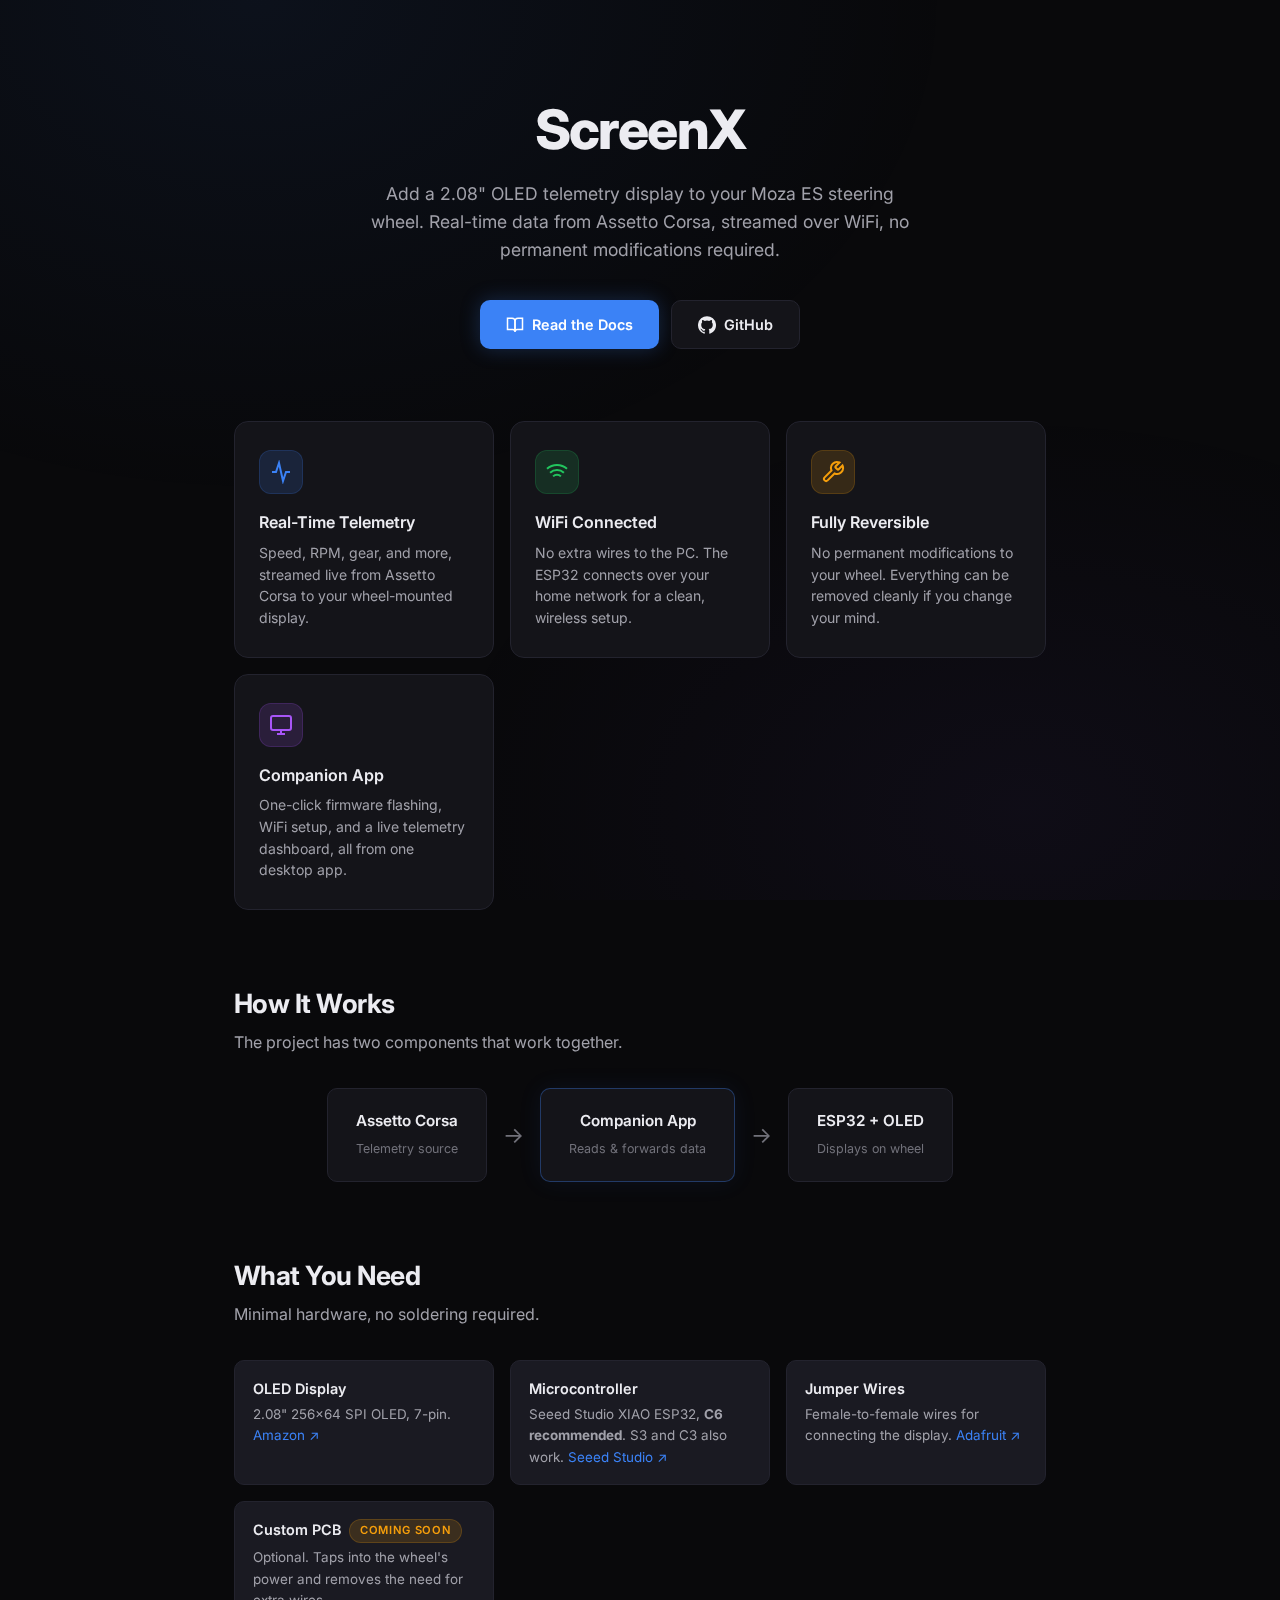
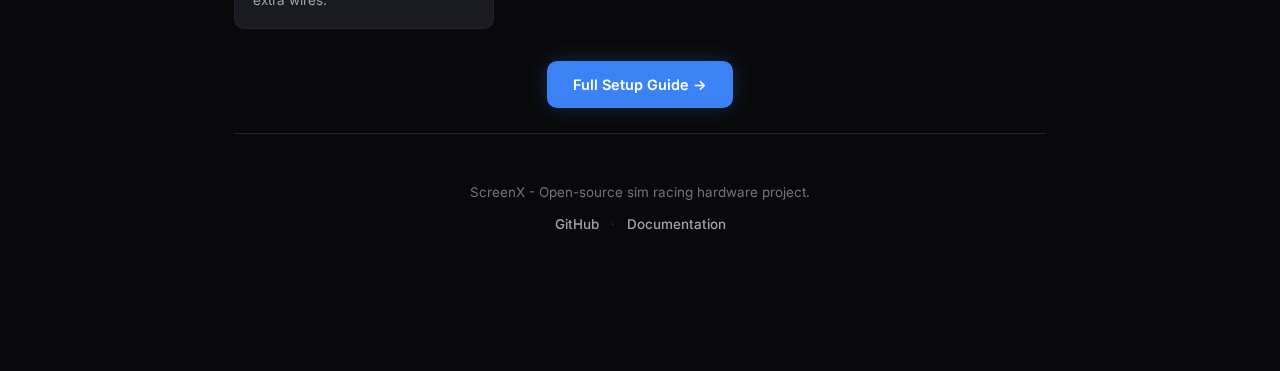
<file: docs/index.html>
<!doctype html>
<html lang="en">
  <head>
    <meta charset="utf-8" />
    <meta name="viewport" content="width=device-width, initial-scale=1" />
    <title>ScreenX</title>
    <link rel="icon" type="image/x-icon" href="assets/logo.ico" />
    <link rel="icon" type="image/png" href="assets/logo.png" />
    <link rel="preconnect" href="https://fonts.googleapis.com" />
    <link rel="preconnect" href="https://fonts.gstatic.com" crossorigin />
    <link href="https://fonts.googleapis.com/css2?family=Inter:wght@300;400;500;600;700;800&display=swap" rel="stylesheet"/>
    <link rel="stylesheet" href="styles.css" />
  </head>
  <body>
    <div class="glow"></div>

    <header class="intro">
      <h1>ScreenX</h1>
      <p class="intro-sub">
        Add a 2.08" OLED telemetry display to your Moza ES steering wheel.
        Real-time data from Assetto Corsa, streamed over WiFi, no permanent modifications required.
      </p>
      <div class="intro-actions">
        <a href="docs.html" class="btn btn-primary">
          <svg width="18" height="18" viewBox="0 0 24 24" fill="none" stroke="currentColor" stroke-width="2"><path d="M2 3h6a4 4 0 0 1 4 4v14a3 3 0 0 0-3-3H2z"/><path d="M22 3h-6a4 4 0 0 0-4 4v14a3 3 0 0 1 3-3h7z" /></svg>
          Read the Docs
        </a>
        <a href="https://github.com/Xordas/ScreenX" class="btn btn-ghost" target="_blank">
          <svg width="18" height="18" viewBox="0 0 24 24" fill="currentColor"><path d="M12 .3a12 12 0 0 0-3.8 23.38c.6.12.83-.26.83-.57L9 21.07c-3.34.72-4.04-1.61-4.04-1.61-.55-1.39-1.34-1.76-1.34-1.76-1.08-.74.09-.73.09-.73 1.2.08 1.84 1.24 1.84 1.24 1.07 1.83 2.8 1.3 3.49 1 .1-.78.42-1.3.76-1.6-2.67-.3-5.47-1.33-5.47-5.93 0-1.31.47-2.38 1.24-3.22-.13-.3-.54-1.52.12-3.18 0 0 1-.33 3.3 1.23a11.5 11.5 0 0 1 6.02 0c2.28-1.56 3.29-1.23 3.29-1.23.66 1.66.25 2.88.12 3.18a4.65 4.65 0 0 1 1.24 3.22c0 4.61-2.8 5.63-5.48 5.92.43.37.82 1.1.82 2.22l-.01 3.29c0 .31.22.69.83.57A12 12 0 0 0 12 .3" /></svg>
          GitHub
        </a>
      </div>
    </header>

    <main class="container">

      <!-- Features -->
      <section class="features" id="features">
        <div class="feature-card">
          <div class="feature-icon accent">
            <svg width="24" height="24" fill="none" viewBox="0 0 24 24" stroke="currentColor" stroke-width="2"><path d="M3 12h4l3-9 4 18 3-9h4" /></svg>
          </div>
          <h3>Real-Time Telemetry</h3>
          <p>Speed, RPM, gear, and more, streamed live from Assetto Corsa to your wheel-mounted display.</p>
        </div>
        <div class="feature-card">
          <div class="feature-icon green">
            <svg width="24" height="24" fill="none" viewBox="0 0 24 24" stroke="currentColor" stroke-width="2"><path d="M8.111 16.404a5.5 5.5 0 0 1 7.778 0M12 20h.01M2 8.82a15 15 0 0 1 20 0M5.09 12.773a10 10 0 0 1 13.82 0" /></svg>
          </div>
          <h3>WiFi Connected</h3>
          <p>No extra wires to the PC. The ESP32 connects over your home network for a clean, wireless setup.</p>
        </div>
        <div class="feature-card">
          <div class="feature-icon yellow">
            <svg width="24" height="24" fill="none" viewBox="0 0 24 24" stroke="currentColor" stroke-width="2"><path d="M14.7 6.3a1 1 0 0 0 0 1.4l1.6 1.6a1 1 0 0 0 1.4 0l3.77-3.77a6 6 0 0 1-7.94 7.94l-6.91 6.91a2.12 2.12 0 0 1-3-3l6.91-6.91a6 6 0 0 1 7.94-7.94l-3.76 3.76z" /></svg>
          </div>
          <h3>Fully Reversible</h3>
          <p>No permanent modifications to your wheel. Everything can be removed cleanly if you change your mind.</p>
        </div>
        <div class="feature-card">
          <div class="feature-icon purple">
            <svg width="24" height="24" fill="none" viewBox="0 0 24 24" stroke="currentColor" stroke-width="2"><rect x="2" y="3" width="20" height="14" rx="2"/><path d="M8 21h8m-4-4v4" /></svg>
          </div>
          <h3>Companion App</h3>
          <p>One-click firmware flashing, WiFi setup, and a live telemetry dashboard, all from one desktop app.</p>
        </div>
      </section>

      <section class="section" id="how-it-works">
        <h2 class="section-title">How It Works</h2>
        <p class="section-sub">The project has two components that work together.</p>
        <div class="diagram">
          <div class="diagram-node">
            <span class="diagram-label">Assetto Corsa</span>
            <span class="diagram-detail">Telemetry source</span>
          </div>
          <div class="diagram-arrow">&rarr;</div>
          <div class="diagram-node highlight">
            <span class="diagram-label">Companion App</span>
            <span class="diagram-detail">Reads &amp; forwards data</span>
          </div>
          <div class="diagram-arrow">&rarr;</div>
          <div class="diagram-node">
            <span class="diagram-label">ESP32 + OLED</span>
            <span class="diagram-detail">Displays on wheel</span>
          </div>
        </div>
      </section>

      <section class="section" id="what-you-need">
        <h2 class="section-title">What You Need</h2>
        <p class="section-sub">Minimal hardware, no soldering required.</p>

        <div class="req-grid">
          <div class="req-item">
            <h4>OLED Display</h4>
            <p>2.08" 256&times;64 SPI OLED, 7-pin. <a href="https://a.co/d/026O8Ubb" target="_blank">Amazon &nearr;</a></p>
          </div>
          <div class="req-item">
            <h4>Microcontroller</h4>
            <p>Seeed Studio XIAO ESP32, <strong>C6 recommended</strong>. S3 and C3 also work. <a href="https://www.seeedstudio.com/Seeed-Studio-XIAO-ESP32C6-p-5884.html" target="_blank">Seeed Studio &nearr;</a></p>
          </div>
          <div class="req-item">
            <h4>Jumper Wires</h4>
            <p>Female-to-female wires for connecting the display. <a href="https://www.adafruit.com/product/1950" target="_blank">Adafruit &nearr;</a></p>
          </div>
          <div class="req-item">
            <h4>Custom PCB <span class="tag">Coming Soon</span></h4>
            <p>Optional. Taps into the wheel's power and removes the need for extra wires.</p>
          </div>
        </div>

        <div style="text-align:center; margin-top:32px;">
          <a href="docs.html" class="btn btn-primary">Full Setup Guide &rarr;</a>
        </div><br>
      </section>

    <footer class="footer">
      <p>ScreenX - Open-source sim racing hardware project.</p>
      <p class="footer-links">
        <a href="https://github.com/Xordas/ScreenX" target="_blank">GitHub</a>
        <span class="dot">&middot;</span>
        <a href="docs.html">Documentation</a>
      </p>
    </footer>  

  </body>
</html>
</file>
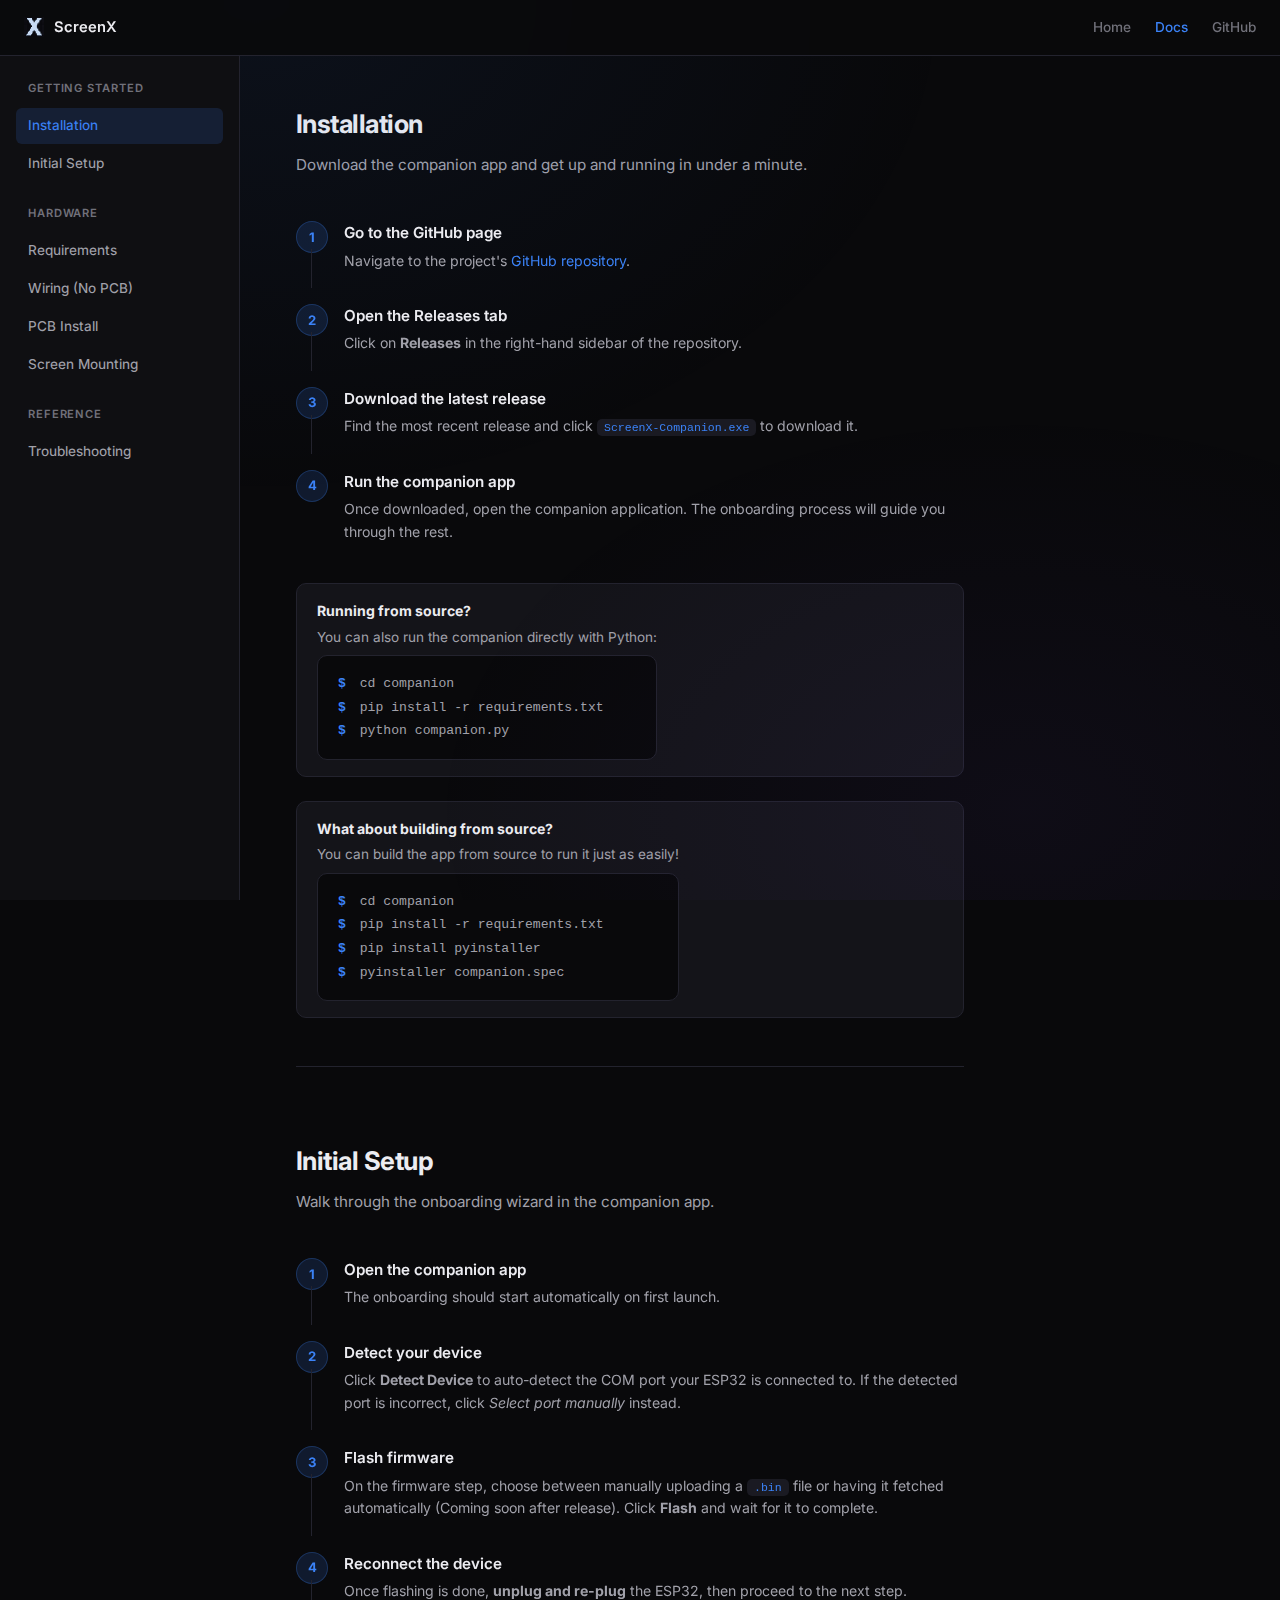
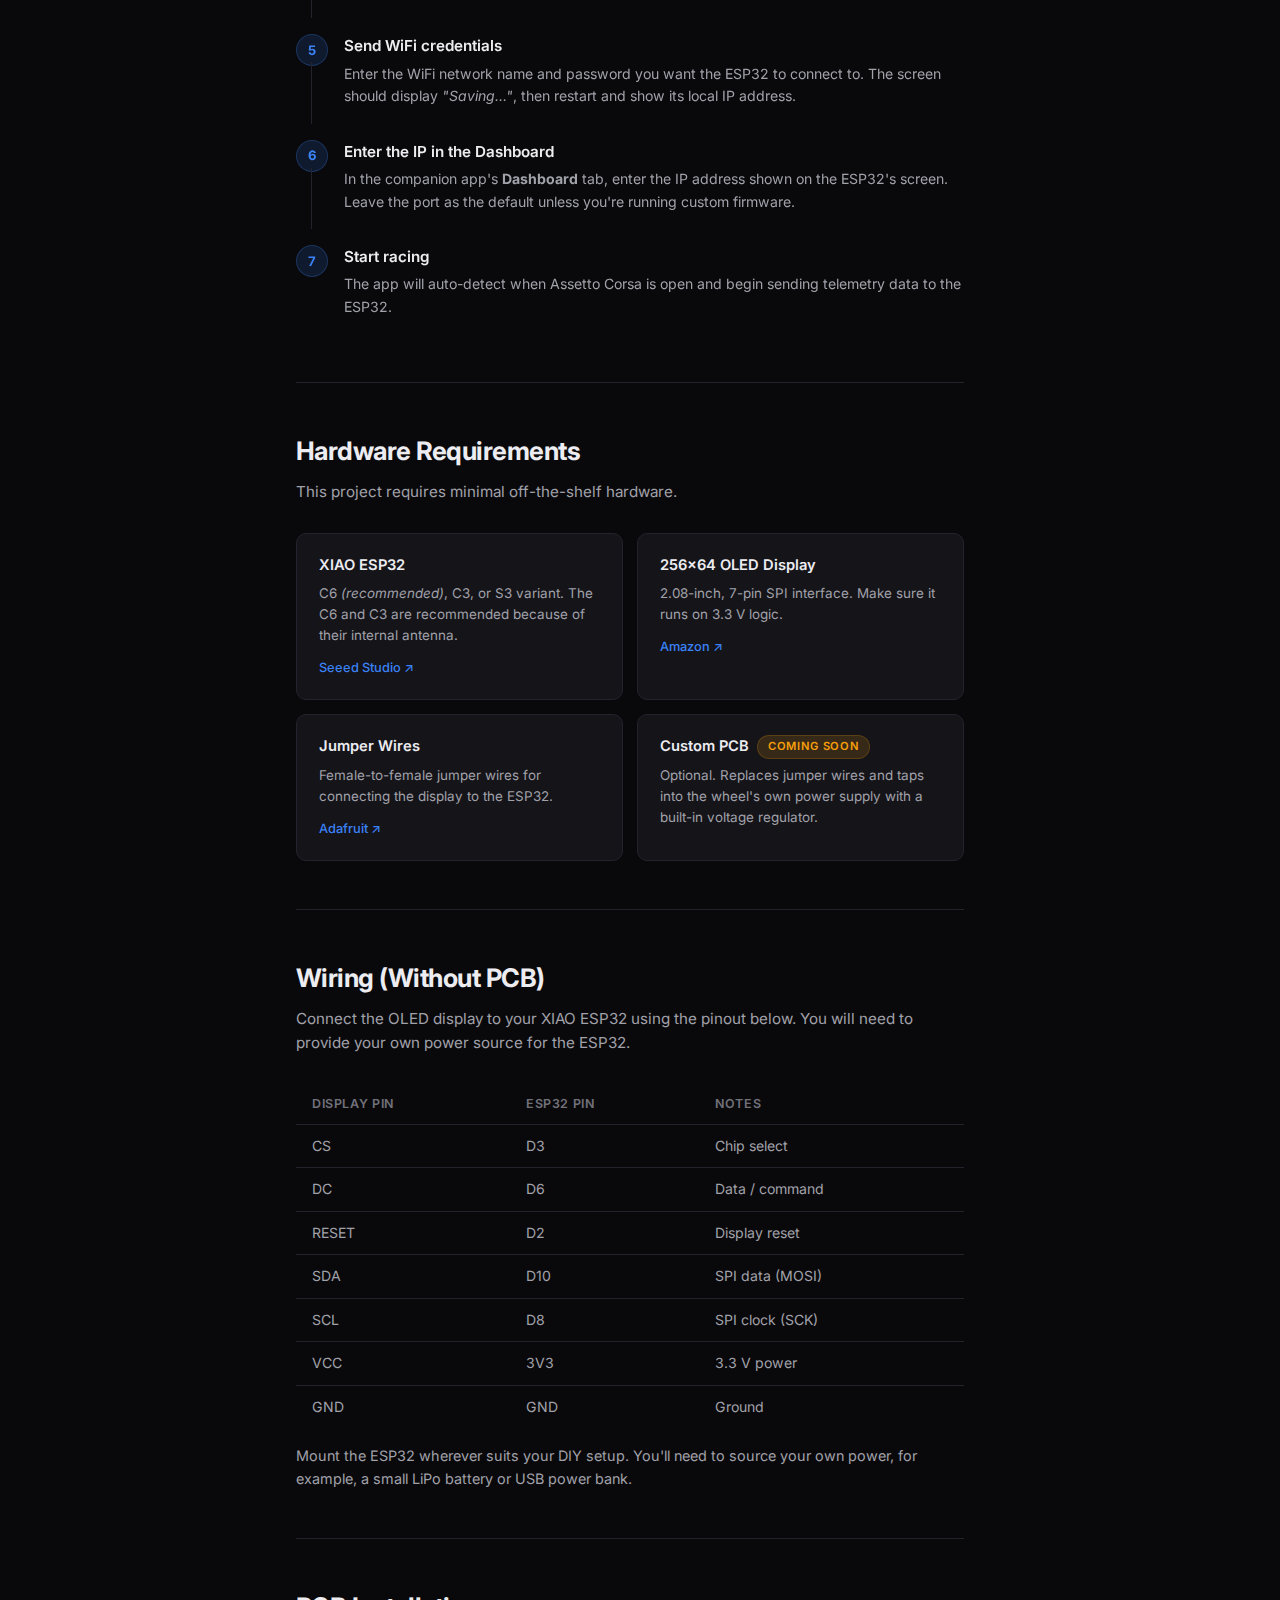
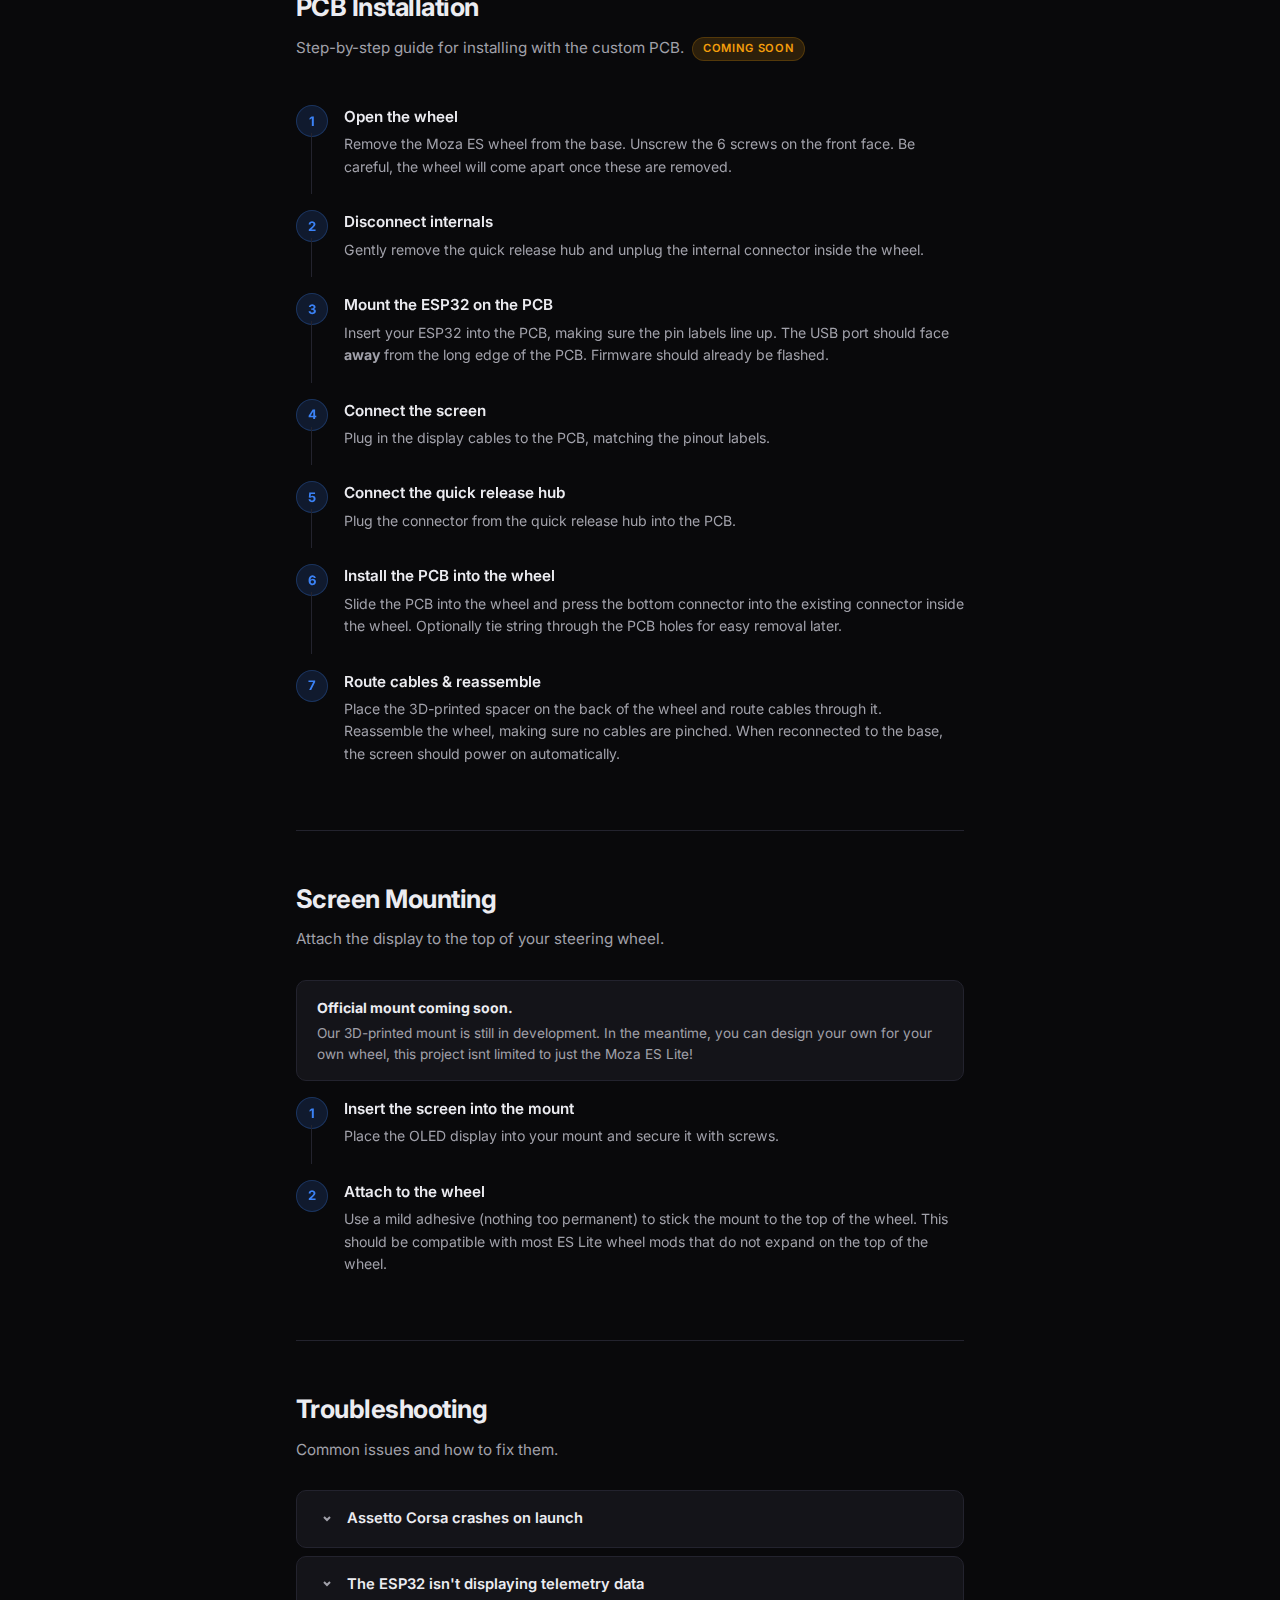
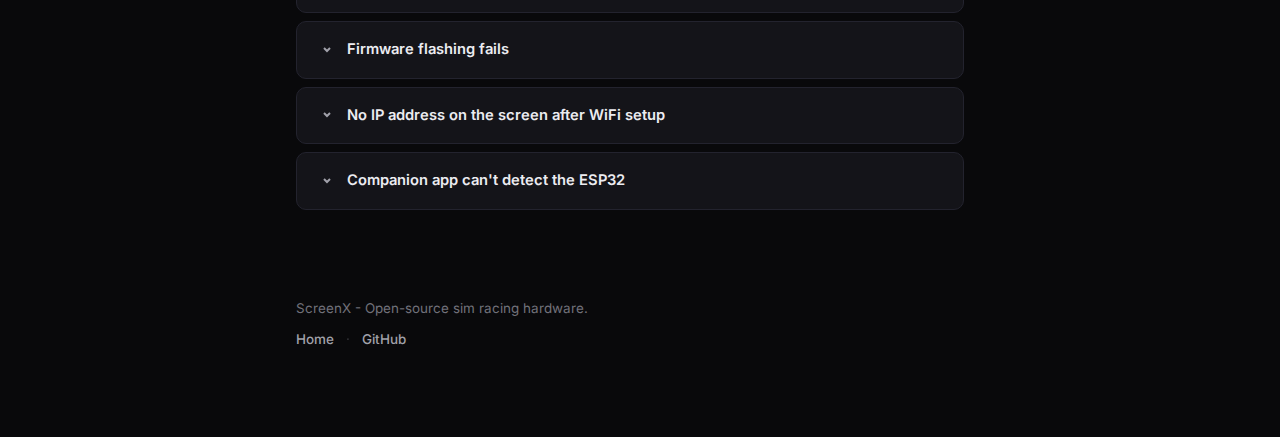
<file: docs/docs.html>
<!doctype html>
<html lang="en">
  <head>
    <meta charset="utf-8" />
    <meta name="viewport" content="width=device-width, initial-scale=1" />
    <title>ScreenX - Docs</title>
    <link rel="icon" type="image/x-icon" href="assets/logo.ico" />
    <link rel="icon" type="image/png" href="assets/logo.ico" />
    <link rel="preconnect" href="https://fonts.googleapis.com" />
    <link rel="preconnect" href="https://fonts.gstatic.com" crossorigin />
    <link href="https://fonts.googleapis.com/css2?family=Inter:wght@300;400;500;600;700;800&display=swap" rel="stylesheet"/>
    <link rel="stylesheet" href="styles.css" />
    <link rel="stylesheet" href="docs.css" />
  </head>
  <body>
    <div class="glow"></div>

    <!-- Top bar -->
    <header class="docs-topbar">
      <a href="index.html" class="docs-brand">
        <img src="assets/logo.ico" alt="Logo" width="20" height="20"/>
        <span>ScreenX</span>
      </a>
      <nav class="docs-topnav">
        <a href="index.html">Home</a>
        <a href="docs.html" class="active">Docs</a>
        <a href="https://github.com/Xordas/ScreenX" target="_blank">GitHub</a>
      </nav>
      <button class="docs-menu-toggle" id="menuToggle" aria-label="Toggle menu">
        <svg width="20" height="20" viewBox="0 0 24 24" fill="none" stroke="currentColor" stroke-width="2"><line x1="3" y1="6" x2="21" y2="6"/><line x1="3" y1="12" x2="21" y2="12"/><line x1="3" y1="18" x2="21" y2="18" /></svg>
      </button>
    </header>

    <div class="docs-layout">
      <aside class="docs-sidebar" id="docsSidebar">
        <nav class="docs-nav">
          <div class="docs-nav-group">
            <span class="docs-nav-heading">Getting Started</span>
            <a href="#installation" class="docs-nav-link active" data-section="installation">Installation</a>
            <a href="#setup" class="docs-nav-link" data-section="setup">Initial Setup</a>
          </div>
          <div class="docs-nav-group">
            <span class="docs-nav-heading">Hardware</span>
            <a href="#hardware-requirements" class="docs-nav-link" data-section="hardware-requirements">Requirements</a>
            <a href="#wiring" class="docs-nav-link" data-section="wiring">Wiring (No PCB)</a>
            <a href="#pcb-install" class="docs-nav-link" data-section="pcb-install">PCB Install</a>
            <a href="#screen-mounting" class="docs-nav-link" data-section="screen-mounting">Screen Mounting</a>
          </div>
          <div class="docs-nav-group">
            <span class="docs-nav-heading">Reference</span>
            <a href="#troubleshooting" class="docs-nav-link" data-section="troubleshooting">Troubleshooting</a>
          </div>
        </nav>
      </aside>

      <main class="docs-content">
        <section class="docs-section" id="installation">
          <h1>Installation</h1>
          <p class="docs-lead">Download the companion app and get up and running in under a minute.</p>

          <div class="docs-steps">
            <div class="docs-step">
              <span class="docs-step-num">1</span>
              <div>
                <h4>Go to the GitHub page</h4>
                <p>Navigate to the project's <a href="https://github.com/Xordas/ScreenX" target="_blank">GitHub repository</a>.</p>
              </div>
            </div>
            <div class="docs-step">
              <span class="docs-step-num">2</span>
              <div>
                <h4>Open the Releases tab</h4>
                <p>Click on <strong>Releases</strong> in the right-hand sidebar of the repository.</p>
              </div>
            </div>
            <div class="docs-step">
              <span class="docs-step-num">3</span>
              <div>
                <h4>Download the latest release</h4>
                <p>Find the most recent release and click <code>ScreenX-Companion.exe</code> to download it.</p>
              </div>
            </div>
            <div class="docs-step">
              <span class="docs-step-num">4</span>
              <div>
                <h4>Run the companion app</h4>
                <p>Once downloaded, open the companion application. The onboarding process will guide you through the rest.</p>
              </div>
            </div>
          </div>

          <div class="docs-callout">
            <div>
              <strong>Running from source?</strong>
              <p>You can also run the companion directly with Python:</p>
              <div class="code-block">
                <span class="code-prompt">$</span> cd companion<br/>
                <span class="code-prompt">$</span> pip install -r requirements.txt<br/>
                <span class="code-prompt">$</span> python companion.py
              </div>
            </div>
          </div>

        <div class="docs-callout">
            <div>
              <strong>What about building from source?</strong>
              <p>You can build the app from source to run it just as easily!</p>
              <div class="code-block">
                <span class="code-prompt">$</span> cd companion<br/>
                <span class="code-prompt">$</span> pip install -r requirements.txt<br />
                <span class="code-prompt">$</span> pip install pyinstaller<br/>
                <span class="code-prompt">$</span> pyinstaller companion.spec
              </div>
            </div>
          </div>
        </section><br>


        <section class="docs-section" id="setup">
          <h1>Initial Setup</h1>
          <p class="docs-lead">Walk through the onboarding wizard in the companion app.</p>
          <div class="docs-steps">
            <div class="docs-step">
              <span class="docs-step-num">1</span>
              <div>
                <h4>Open the companion app</h4>
                <p>The onboarding should start automatically on first launch.</p>
              </div>
            </div>
            <div class="docs-step">
              <span class="docs-step-num">2</span>
              <div>
                <h4>Detect your device</h4>
                <p>Click <strong>Detect Device</strong> to auto-detect the COM port your ESP32 is connected to. If the detected port is incorrect, click <em>Select port manually</em> instead.</p>
              </div>
            </div>
            <div class="docs-step">
              <span class="docs-step-num">3</span>
              <div>
                <h4>Flash firmware</h4>
                <p>On the firmware step, choose between manually uploading a <code>.bin</code> file or having it fetched automatically (Coming soon after release). Click <strong>Flash</strong> and wait for it to complete.</p>
              </div>
            </div>
            <div class="docs-step">
              <span class="docs-step-num">4</span>
              <div>
                <h4>Reconnect the device</h4>
                <p>Once flashing is done, <strong>unplug and re-plug</strong> the ESP32, then proceed to the next step.</p>
              </div>
            </div>
            <div class="docs-step">
              <span class="docs-step-num">5</span>
              <div>
                <h4>Send WiFi credentials</h4>
                <p>Enter the WiFi network name and password you want the ESP32 to connect to. The screen should display <em>"Saving…"</em>, then restart and show its local IP address.</p>
              </div>
            </div>
            <div class="docs-step">
              <span class="docs-step-num">6</span>
              <div>
                <h4>Enter the IP in the Dashboard</h4>
                <p>In the companion app's <strong>Dashboard</strong> tab, enter the IP address shown on the ESP32's screen. Leave the port as the default unless you're running custom firmware.</p>
              </div>
            </div>
            <div class="docs-step">
              <span class="docs-step-num">7</span>
              <div>
                <h4>Start racing</h4>
                <p>The app will auto-detect when Assetto Corsa is open and begin sending telemetry data to the ESP32.</p>
              </div>
            </div>
          </div>
        </section>

        <section class="docs-section" id="hardware-requirements">
          <h1>Hardware Requirements</h1>
          <p class="docs-lead">This project requires minimal off-the-shelf hardware.</p>
          <div class="docs-parts-grid">
            <div class="docs-part">
              <h4>XIAO ESP32</h4>
              <p>C6 <em>(recommended)</em>, C3, or S3 variant. The C6 and C3 are recommended because of their internal antenna.</p>
              <a href="https://www.seeedstudio.com/Seeed-Studio-XIAO-ESP32C6-p-5884.html" target="_blank" class="docs-part-link">Seeed Studio &nearr;</a>
            </div>
            <div class="docs-part">
              <h4>256&times;64 OLED Display</h4>
              <p>2.08-inch, 7-pin SPI interface. Make sure it runs on 3.3&nbsp;V logic.</p>
              <a href="https://a.co/d/026O8Ubb" target="_blank" class="docs-part-link">Amazon &nearr;</a>
            </div>
            <div class="docs-part">
              <h4>Jumper Wires</h4>
              <p>Female-to-female jumper wires for connecting the display to the ESP32.</p>
              <a href="https://www.adafruit.com/product/1950" target="_blank" class="docs-part-link">Adafruit &nearr;</a>
            </div>
            <div class="docs-part">
              <h4>Custom PCB <span class="tag">Coming Soon</span></h4>
              <p>Optional. Replaces jumper wires and taps into the wheel's own power supply with a built-in voltage regulator.</p>
            </div>
          </div>
        </section>

        <section class="docs-section" id="wiring">
          <h1>Wiring (Without PCB)</h1>
          <p class="docs-lead">Connect the OLED display to your XIAO ESP32 using the pinout below. You will need to provide your own power source for the ESP32.</p>

          <table class="pin-table">
            <thead><tr><th>Display Pin</th><th>ESP32 Pin</th><th>Notes</th></tr></thead>
            <tbody>
              <tr><td>CS</td><td>D3</td><td>Chip select</td></tr>
              <tr><td>DC</td><td>D6</td><td>Data / command</td></tr>
              <tr><td>RESET</td><td>D2</td><td>Display reset</td></tr>
              <tr><td>SDA</td><td>D10</td><td>SPI data (MOSI)</td></tr>
              <tr><td>SCL</td><td>D8</td><td>SPI clock (SCK)</td></tr>
              <tr><td>VCC</td><td>3V3</td><td>3.3 V power</td></tr>
              <tr><td>GND</td><td>GND</td><td>Ground</td></tr>
            </tbody>
          </table>

          <p style="margin-top: 16px; color: var(--text-2); font-size: .9rem;">Mount the ESP32 wherever suits your DIY setup. You'll need to source your own power, for example, a small LiPo battery or USB power bank.</p>
        </section>

        <section class="docs-section" id="pcb-install">
          <h1>PCB Installation</h1>
          <p class="docs-lead">Step-by-step guide for installing with the custom PCB. <span class="tag">Coming Soon</span></p>
          <div class="docs-steps">
            <div class="docs-step">
              <span class="docs-step-num">1</span>
              <div>
                <h4>Open the wheel</h4>
                <p>Remove the Moza ES wheel from the base. Unscrew the 6 screws on the front face. Be careful, the wheel will come apart once these are removed.</p>
              </div>
            </div>
            <div class="docs-step">
              <span class="docs-step-num">2</span>
              <div>
                <h4>Disconnect internals</h4>
                <p>Gently remove the quick release hub and unplug the internal connector inside the wheel.</p>
              </div>
            </div>
            <div class="docs-step">
              <span class="docs-step-num">3</span>
              <div>
                <h4>Mount the ESP32 on the PCB</h4>
                <p>Insert your ESP32 into the PCB, making sure the pin labels line up. The USB port should face <strong>away</strong> from the long edge of the PCB. Firmware should already be flashed.</p>
              </div>
            </div>
            <div class="docs-step">
              <span class="docs-step-num">4</span>
              <div>
                <h4>Connect the screen</h4>
                <p>Plug in the display cables to the PCB, matching the pinout labels.</p>
              </div>
            </div>
            <div class="docs-step">
              <span class="docs-step-num">5</span>
              <div>
                <h4>Connect the quick release hub</h4>
                <p>Plug the connector from the quick release hub into the PCB.</p>
              </div>
            </div>
            <div class="docs-step">
              <span class="docs-step-num">6</span>
              <div>
                <h4>Install the PCB into the wheel</h4>
                <p>Slide the PCB into the wheel and press the bottom connector into the existing connector inside the wheel. Optionally tie string through the PCB holes for easy removal later.</p>
              </div>
            </div>
            <div class="docs-step">
              <span class="docs-step-num">7</span>
              <div>
                <h4>Route cables &amp; reassemble</h4>
                <p>Place the 3D-printed spacer on the back of the wheel and route cables through it. Reassemble the wheel, making sure no cables are pinched. When reconnected to the base, the screen should power on automatically.</p>
              </div>
            </div>
          </div>
        </section>

        <section class="docs-section" id="screen-mounting">
          <h1>Screen Mounting</h1>
          <p class="docs-lead">Attach the display to the top of your steering wheel.</p>
          <div class="docs-callout">
            <div>
              <strong>Official mount coming soon.</strong>
              <p>Our 3D-printed mount is still in development. In the meantime, you can design your own for your own wheel, this project isnt limited to just the Moza ES Lite!</p>
            </div>
          </div>
          <div class="docs-steps">
            <div class="docs-step">
              <span class="docs-step-num">1</span>
              <div>
                <h4>Insert the screen into the mount</h4>
                <p>Place the OLED display into your mount and secure it with screws.</p>
              </div>
            </div>
            <div class="docs-step">
              <span class="docs-step-num">2</span>
              <div>
                <h4>Attach to the wheel</h4>
                <p>Use a mild adhesive (nothing too permanent) to stick the mount to the top of the wheel. This should be compatible with most ES Lite wheel mods that do not expand on the top of the wheel.</p>
              </div>
            </div>
          </div>
        </section>

        <section class="docs-section" id="troubleshooting">
          <h1>Troubleshooting</h1>
          <p class="docs-lead">Common issues and how to fix them.</p>
          <div class="faq">
            <details>
              <summary>Assetto Corsa crashes on launch</summary>
              <p>Try closing the companion app and only re-opening it once the game has fully loaded. This was a known bug that has since been patched. If it still occurs, please <a href="https://github.com/Xordas/ScreenX" target="_blank">open an issue</a> on GitHub.</p>
            </details>
            <details>
              <summary>The ESP32 isn't displaying telemetry data</summary>
              <p>Confirm that Assetto Corsa is running and the IP address in the companion app matches the one shown on the ESP32's screen. Try driving around for a few seconds, data may take a moment to start flowing.</p>
            </details>
            <details>
              <summary>Firmware flashing fails</summary>
              <p>Make sure nothing else is using the COM port (e.g. Arduino IDE's Serial Monitor). Close any conflicting applications and try again. Ensure the device is in bootloader mode.</p>
            </details>
            <details>
              <summary>No IP address on the screen after WiFi setup</summary>
              <p>The ESP32 hasn't connected to your WiFi. Re-run the WiFi setup in the companion app and double-check your SSID and password. Make sure your network supports 2.4 GHz (5 GHz is not supported).</p>
            </details>
            <details>
              <summary>Companion app can't detect the ESP32</summary>
              <p>Try a different USB cable, some are charge only and don't carry data. You can also select the COM port manually in the app.</p>
            </details>
          </div>
        </section>

        <footer class="docs-footer">
          <p>ScreenX - Open-source sim racing hardware.</p>
          <p class="footer-links">
            <a href="index.html">Home</a>
            <span class="dot">&middot;</span>
            <a href="https://github.com/Xordas/ScreenX" target="_blank">GitHub</a>
          </p>
        </footer>
      </main>
    </div>

    <script>
      const toggle = document.getElementById('menuToggle');
      const sidebar = document.getElementById('docsSidebar');
      toggle.addEventListener('click', () => sidebar.classList.toggle('open'));

      const sections = document.querySelectorAll('.docs-section');
      const navLinks = document.querySelectorAll('.docs-nav-link');

      const observer = new IntersectionObserver((entries) => {
        entries.forEach(entry => {
          if (entry.isIntersecting) {
            navLinks.forEach(l => l.classList.remove('active'));
            const link = document.querySelector(`.docs-nav-link[data-section="${entry.target.id}"]`);
            if (link) link.classList.add('active');
          }
        });
      }, { rootMargin: '-80px 0px -60% 0px', threshold: 0 });

      sections.forEach(s => observer.observe(s));

      navLinks.forEach(link => {
        link.addEventListener('click', () => sidebar.classList.remove('open'));
      });
    </script>

  </body>
</html>
</file>
<file: docs/styles.css>
:root {
  --bg:          #09090b;
  --bg-sub:      #0f0f12;
  --surface:     #141419;
  --surface-2:   #1a1a22;
  --border:      #23232e;
  --border-h:    #2e2e3a;

  --text:        #ececf1;
  --text-2:      #a1a1aa;
  --text-3:      #71717a;

  --accent:      #3b82f6;
  --accent-h:    #2563eb;
  --accent-glow: rgba(59,130,246,.15);
  --green:       #22c55e;
  --green-glow:  rgba(34,197,94,.15);
  --yellow:       #f59e0b;
  --yellow-glow:  rgba(245,158,11,.15);
  --red:         #ef4444;
  --purple:      #a855f7;
  --purple-glow: rgba(168,85,247,.15);

  --radius:      14px;
  --radius-sm:   10px;
  --ease:        cubic-bezier(.4,0,.2,1);
  --dur:         .22s;
}

*,*::before,*::after{box-sizing:border-box;margin:0;padding:0}
html{scroll-behavior:smooth}

body{
  font-family:'Inter',-apple-system,BlinkMacSystemFont,'Segoe UI',sans-serif;
  color:var(--text);
  background:var(--bg);
  line-height:1.6;
  -webkit-font-smoothing:antialiased;
}

a{color:var(--accent);text-decoration:none;transition:color var(--dur) var(--ease)}
a:hover{color:var(--accent-h)}

.glow{
  position:fixed;inset:0;pointer-events:none;z-index:0;
  background:
    radial-gradient(ellipse 700px 500px at 20% 0%,rgba(59,130,246,.07),transparent),
    radial-gradient(ellipse 600px 400px at 80% 90%,rgba(139,92,246,.05),transparent);
}

.intro{
  position:relative;z-index:1;
  text-align:center;
  padding:100px 24px 72px;
  max-width:720px;margin:0 auto;
}

.intro-badge{
  display:inline-block;
  font-size:.75rem;font-weight:600;text-transform:uppercase;letter-spacing:.08em;
  color:var(--accent);
  background:var(--accent-glow);
  border:1px solid rgba(59,130,246,.2);
  padding:6px 16px;border-radius:999px;
  margin-bottom:28px;
}

.intro h1{
  font-size:clamp(2.2rem,5vw,3.4rem);
  font-weight:800;letter-spacing:-.03em;
  line-height:1.1;margin-bottom:20px;
}

.intro-sub{
  font-size:1.1rem;color:var(--text-2);
  max-width:560px;margin:0 auto 36px;
}

.intro-actions{display:flex;gap:12px;justify-content:center;flex-wrap:wrap}

.btn{
  display:inline-flex;align-items:center;gap:8px;
  font-size:.9rem;font-weight:600;
  padding:12px 26px;border-radius:var(--radius-sm);
  transition:all var(--dur) var(--ease);
  cursor:pointer;border:none;text-decoration:none;
}
.btn-primary{
  background:var(--accent);color:#fff;
  box-shadow:0 0 20px rgba(59,130,246,.25);
}
.btn-primary:hover{background:var(--accent-h);color:#fff;box-shadow:0 0 30px rgba(59,130,246,.35)}
.btn-ghost{
  background:var(--surface);color:var(--text);
  border:1px solid var(--border);
}
.btn-ghost:hover{border-color:var(--border-h);background:var(--surface-2);color:var(--text)}

.container{
  position:relative;z-index:1;
  max-width:860px;margin:0 auto;
  padding:0 24px 80px;
}

.section{margin-top:72px}
.section-title{
  font-size:1.65rem;font-weight:700;letter-spacing:-.02em;
  margin-bottom:6px;
}
.section-sub{color:var(--text-2);margin-bottom:32px}

.features{
  display:grid;
  grid-template-columns:repeat(auto-fit,minmax(210px,1fr));
  gap:16px;
}

.feature-card{
  background:var(--surface);
  border:1px solid var(--border);
  border-radius:var(--radius);
  padding:28px 24px;
  transition:border-color var(--dur) var(--ease),transform var(--dur) var(--ease);
}
.feature-card:hover{border-color:var(--border-h);transform:translateY(-2px)}

.feature-icon{
  width:44px;height:44px;border-radius:12px;
  display:grid;place-items:center;
  margin-bottom:16px;
}
.feature-icon.accent {background:var(--accent-glow);color:var(--accent);border:1px solid rgba(59,130,246,.18)}
.feature-icon.green  {background:var(--green-glow);color:var(--green);border:1px solid rgba(34,197,94,.18)}
.feature-icon.yellow  {background:var(--yellow-glow);color:var(--yellow);border:1px solid rgba(245,158,11,.18)}
.feature-icon.purple {background:var(--purple-glow);color:var(--purple);border:1px solid rgba(168,85,247,.18)}

.feature-card h3{
  font-size:1rem;font-weight:600;margin-bottom:6px;color:var(--text);
  text-transform:none;letter-spacing:normal;
}
.feature-card p{font-size:.875rem;color:var(--text-2);line-height:1.55}

.diagram{
  display:flex;align-items:center;justify-content:center;
  gap:16px;flex-wrap:wrap;
  margin-top:24px;
}

.diagram-node{
  background:var(--surface);
  border:1px solid var(--border);
  border-radius:var(--radius-sm);
  padding:20px 28px;text-align:center;
  min-width:160px;
  transition:border-color var(--dur) var(--ease);
}
.diagram-node.highlight{
  border-color:rgba(59,130,246,.35);
  box-shadow:0 0 24px rgba(59,130,246,.08);
}
.diagram-label{display:block;font-weight:600;font-size:.95rem;margin-bottom:2px}
.diagram-detail{font-size:.78rem;color:var(--text-3)}
.diagram-arrow{font-size:1.4rem;color:var(--text-3);flex-shrink:0}

.card{
  background:var(--surface);
  border:1px solid var(--border);
  border-radius:var(--radius);
  margin-bottom:16px;
  overflow:hidden;
  transition:border-color var(--dur) var(--ease);
}
.card:hover{border-color:var(--border-h)}

.card-header{
  display:flex;align-items:center;gap:14px;
  padding:20px 24px;
  border-bottom:1px solid var(--border);
  background:var(--bg-sub);
}
.card-header h3{
  font-size:1.05rem;font-weight:600;color:var(--text);
  text-transform:none;letter-spacing:normal;
}

.step-badge{
  width:32px;height:32px;border-radius:50%;flex-shrink:0;
  background:var(--accent-glow);
  border:1px solid rgba(59,130,246,.25);
  color:var(--accent);font-weight:700;font-size:.85rem;
  display:grid;place-items:center;
}

.card-body{padding:20px 24px}
.card-body p{color:var(--text-2);font-size:.92rem;margin-bottom:12px}
.card-body p:last-child{margin-bottom:0}
.card-body ul{
  list-style:none;padding-left:0;
  color:var(--text-2);font-size:.92rem;
}
.card-body li{
  padding:6px 0 6px 20px;
  position:relative;
}
.card-body li::before{
  content:'';position:absolute;left:0;top:14px;
  width:6px;height:6px;border-radius:50%;
  background:var(--accent);opacity:.6;
}

.note{
  font-size:.84rem !important;
  color:var(--text-3) !important;
  background:var(--surface-2);
  border:1px solid var(--border);
  border-radius:var(--radius-sm);
  padding:12px 16px;
  margin-top:4px;
}

.tag{
  display:inline-block;
  font-size:.7rem;font-weight:600;text-transform:uppercase;letter-spacing:.06em;
  background:var(--yellow-glow);color:var(--yellow);
  border:1px solid rgba(245,158,11,.2);
  padding:2px 10px;border-radius:999px;
  vertical-align:middle;margin-left:4px;
}

.req-grid{
  display:grid;
  grid-template-columns:repeat(auto-fit,minmax(220px,1fr));
  gap:16px;margin-bottom:16px;
}
.req-item{
  background:var(--surface-2);
  border:1px solid var(--border);
  border-radius:var(--radius-sm);
  padding:16px 18px;
}
.req-item h4{font-size:.9rem;font-weight:600;margin-bottom:4px;color:var(--text)}
.req-item p{font-size:.84rem;color:var(--text-2);margin-bottom:0 !important}

.pin-table{
  width:100%;border-collapse:collapse;
  margin-top:12px;font-size:.88rem;
}
.pin-table th{
  text-align:left;padding:10px 16px;
  font-weight:600;font-size:.78rem;
  text-transform:uppercase;letter-spacing:.05em;
  color:var(--text-3);
  border-bottom:1px solid var(--border);
}
.pin-table td{
  padding:10px 16px;
  border-bottom:1px solid var(--border);
  color:var(--text-2);
}
.pin-table tr:last-child td{border-bottom:none}
.pin-table tbody tr:hover td{background:var(--surface-2)}

.code-block{
  background:var(--bg);
  border:1px solid var(--border);
  border-radius:var(--radius-sm);
  padding:16px 20px;
  font-family:'SF Mono','Cascadia Code','Consolas',monospace;
  font-size:.82rem;line-height:1.8;
  color:var(--text-2);
  margin-top:12px;overflow-x:auto;
}
.code-comment{color:var(--text-3)}
.code-prompt{color:var(--accent);font-weight:600;margin-right:6px}
code{
  font-family:'SF Mono','Cascadia Code','Consolas',monospace;
  font-size:.82em;
  background:var(--surface-2);padding:2px 7px;border-radius:5px;
  color:var(--accent);
}

.faq{display:flex;flex-direction:column;gap:8px}

details{
  background:var(--surface);
  border:1px solid var(--border);
  border-radius:var(--radius-sm);
  transition:border-color var(--dur) var(--ease);
}
details:hover{border-color:var(--border-h)}
details[open]{border-color:rgba(59,130,246,.25)}

summary{
  padding:16px 20px;
  font-weight:600;font-size:.92rem;
  cursor:pointer;list-style:none;
  display:flex;align-items:center;gap:10px;
  user-select:none;
}
summary::before{
  content:'';
  width:20px;height:20px;flex-shrink:0;
  background:url("data:image/svg+xml,%3Csvg xmlns='http://www.w3.org/2000/svg' width='20' height='20' fill='none' stroke='%23a1a1aa' stroke-width='2'%3E%3Cpath d='M7 8l3 3 3-3'/%3E%3C/svg%3E") center/contain no-repeat;
  transition:transform var(--dur) var(--ease);
}
details[open] summary::before{transform:rotate(180deg)}
summary::-webkit-details-marker{display:none}

details p{
  padding:0 20px 16px;
  font-size:.88rem;color:var(--text-2);
}

.footer{
  position:relative;z-index:1;
  text-align:center;
  padding:48px 24px 56px;
  border-top:1px solid var(--border);
  color:var(--text-3);font-size:.84rem;
}
.footer-links{margin-top:10px}
.footer-links a{color:var(--text-2);font-weight:500}
.footer-links a:hover{color:var(--accent)}
.dot{margin:0 8px;opacity:.4}

@media(max-width:600px){
  .intro{padding:64px 20px 48px}
  .intro h1{font-size:2rem}
  .diagram{flex-direction:column}
  .diagram-arrow{transform:rotate(90deg)}
  .container{padding:0 16px 60px}
  .card-header,.card-body{padding:16px 18px}
  .req-grid{grid-template-columns:1fr}
}
</file>
<file: docs/docs.css>
.docs-topbar {
  position: fixed; top: 0; left: 0; right: 0;
  height: 56px; z-index: 20;
  display: flex; align-items: center; justify-content: space-between;
  padding: 0 24px;
  background: rgba(9, 9, 11, 0.85);
  backdrop-filter: blur(12px);
  -webkit-backdrop-filter: blur(12px);
  border-bottom: 1px solid var(--border);
}

.docs-brand {
  display: flex; align-items: center; gap: 10px;
  color: var(--text); font-weight: 600; font-size: 0.92rem;
  text-decoration: none;
}

.docs-brand:hover { color: var(--text); }
.docs-brand svg { color: var(--accent); }
.docs-brand img { image-rendering: pixelated; }

.docs-topnav {
  display: flex; gap: 24px;
}

.docs-topnav a {
  font-size: 0.85rem; font-weight: 500;
  color: var(--text-3);
  transition: color var(--dur) var(--ease);
}

.docs-topnav a:hover { color: var(--text); }
.docs-topnav a.active { color: var(--accent); }

.docs-menu-toggle {
  display: none;
  background: none; border: none;
  color: var(--text-2); cursor: pointer;
  padding: 4px;
}

.docs-layout {
  display: flex;
  padding-top: 56px;
  min-height: 100vh;
}

.docs-sidebar {
  position: fixed; top: 56px; left: 0; bottom: 0;
  width: 240px;
  background: var(--bg-sub);
  border-right: 1px solid var(--border);
  overflow-y: auto;
  padding: 24px 0; 
  z-index: 10;
}

.docs-nav {
  display: flex; flex-direction: column; gap: 24px;
  padding: 0 16px;
}

.docs-nav-group {
  display: flex; flex-direction: column; gap: 2px;
}

.docs-nav-heading {
  font-size: 0.7rem; font-weight: 600;
  text-transform: uppercase; letter-spacing: 0.08em;
  color: var(--text-3);
  padding: 0 12px 8px;
}

.docs-nav-link {
  display: block;
  padding: 7px 12px;
  font-size: 0.85rem; font-weight: 450;
  color: var(--text-2);
  border-radius: 6px;
  transition: all var(--dur) var(--ease);
  text-decoration: none;
}

.docs-nav-link:hover {
  color: var(--text);
  background: var(--surface);
}

.docs-nav-link.active {
  color: var(--accent);
  background: var(--accent-glow);
}

.docs-content {
  margin-left: 240px;
  flex: 1;
  max-width: 780px;
  padding: 48px 56px 80px;
}

.docs-section {
  padding-bottom: 48px;
  margin-bottom: 48px;
  border-bottom: 1px solid var(--border);
}

.docs-section:last-of-type {
  border-bottom: none;
  margin-bottom: 0;
}

.docs-section h1 {
  font-size: 1.6rem; font-weight: 700;
  letter-spacing: -0.02em;
  margin-bottom: 8px;
}

.docs-lead {
  color: var(--text-2); font-size: 0.95rem;
  margin-bottom: 28px; line-height: 1.6;
}

.docs-steps {
  display: flex; flex-direction: column;
  gap: 0;
}

.docs-step {
  display: flex; gap: 16px;
  padding: 16px 0;
  position: relative;
}

.docs-step:not(:last-child)::before {
  content: '';
  position: absolute;
  left: 15px; top: 44px; bottom: 0;
  width: 1px;
  background: var(--border);
}

.docs-step-num {
  width: 32px; height: 32px; flex-shrink: 0;
  border-radius: 50%;
  background: var(--accent-glow);
  border: 1px solid rgba(59, 130, 246, 0.25);
  color: var(--accent); font-weight: 700; font-size: 0.82rem;
  display: grid; place-items: center;
}

.docs-step h4 {
  font-size: 0.95rem; font-weight: 600;
  margin-bottom: 4px; color: var(--text);
}

.docs-step p {
  color: var(--text-2); font-size: 0.88rem;
  line-height: 1.6; margin: 0;
}

.docs-callout {
  display: flex; gap: 12px;
  padding: 16px 20px;
  background: var(--surface);
  border: 1px solid var(--border);
  border-radius: var(--radius-sm);
  margin-top: 24px;
}

.docs-callout svg {
  flex-shrink: 0; margin-top: 2px;
  color: var(--accent);
}

.docs-callout strong {
  display: block; font-size: 0.88rem;
  margin-bottom: 4px;
}

.docs-callout p {
  font-size: 0.85rem; color: var(--text-2);
  margin: 0 0 8px;
  line-height: 1.5;
}

.docs-callout p:last-child { margin-bottom: 0; }

.docs-callout .code-block {
  margin-top: 8px;
  margin-bottom: 0;
}

.docs-parts-grid {
  display: grid;
  grid-template-columns: repeat(2, 1fr);
  gap: 14px;
}

.docs-part {
  background: var(--surface);
  border: 1px solid var(--border);
  border-radius: var(--radius-sm);
  padding: 20px 22px;
  transition: border-color var(--dur) var(--ease);
}

.docs-part:hover { border-color: var(--border-h); }

.docs-part h4 {
  font-size: 0.92rem; font-weight: 600;
  margin-bottom: 6px; color: var(--text);
}

.docs-part p {
  font-size: 0.84rem; color: var(--text-2);
  line-height: 1.55; margin-bottom: 8px;
}

.docs-part-link {
  font-size: 0.8rem; font-weight: 500;
}

.docs-footer {
  padding-top: 40px;
  text-align: left;
  color: var(--text-3);
  font-size: 0.84rem;
}

.docs-footer p { margin-bottom: 6px; }

.docs-sidebar::-webkit-scrollbar { width: 4px; }
.docs-sidebar::-webkit-scrollbar-track { background: transparent; }
.docs-sidebar::-webkit-scrollbar-thumb { background: var(--border); border-radius: 2px; }

@media (max-width: 900px) {
  .docs-topnav { display: none; }
  .docs-menu-toggle { display: block; }

  .docs-sidebar {
    transform: translateX(-100%);
    transition: transform 0.25s var(--ease);
    box-shadow: none;
  }

  .docs-sidebar.open {
    transform: translateX(0);
    box-shadow: 4px 0 24px rgba(0, 0, 0, 0.4);
  }

  .docs-content {
    margin-left: 0;
    padding: 36px 24px 60px;
  }

  .docs-parts-grid {
    grid-template-columns: 1fr;
  }
}
</file>
